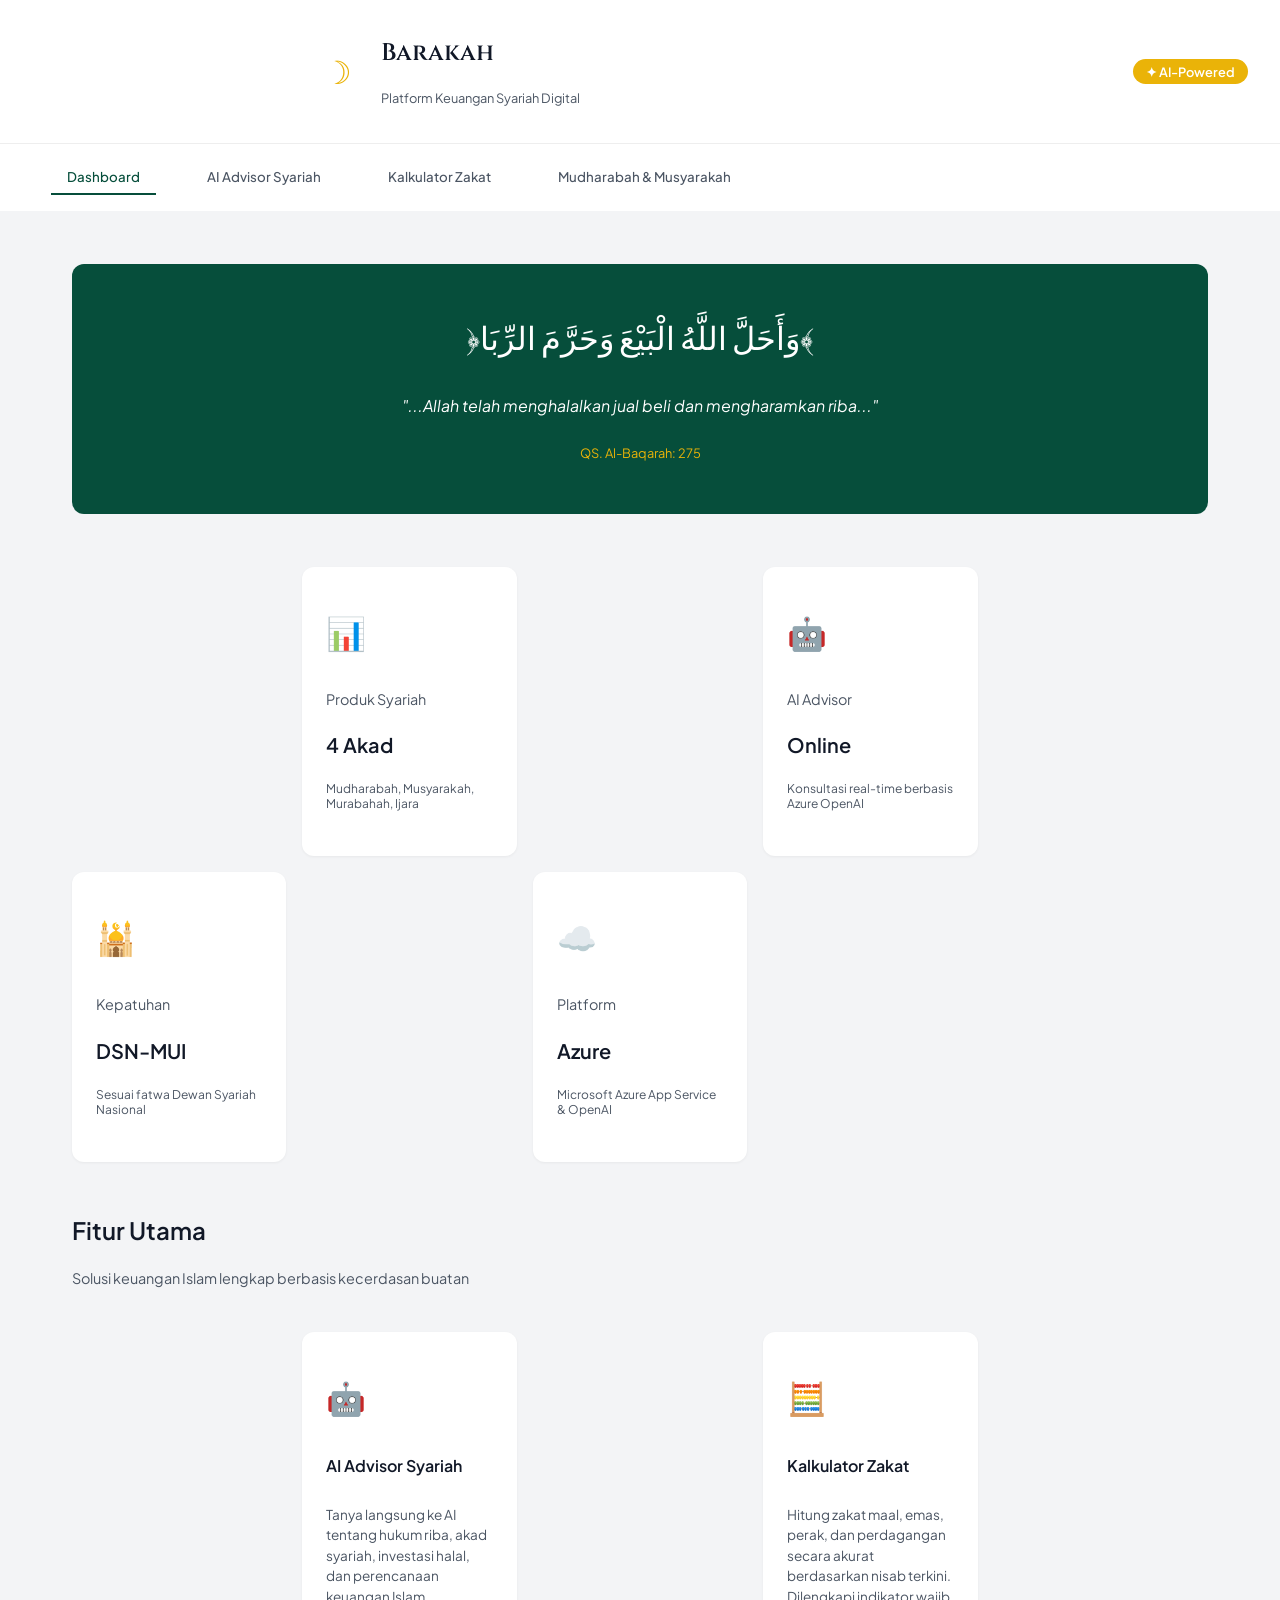
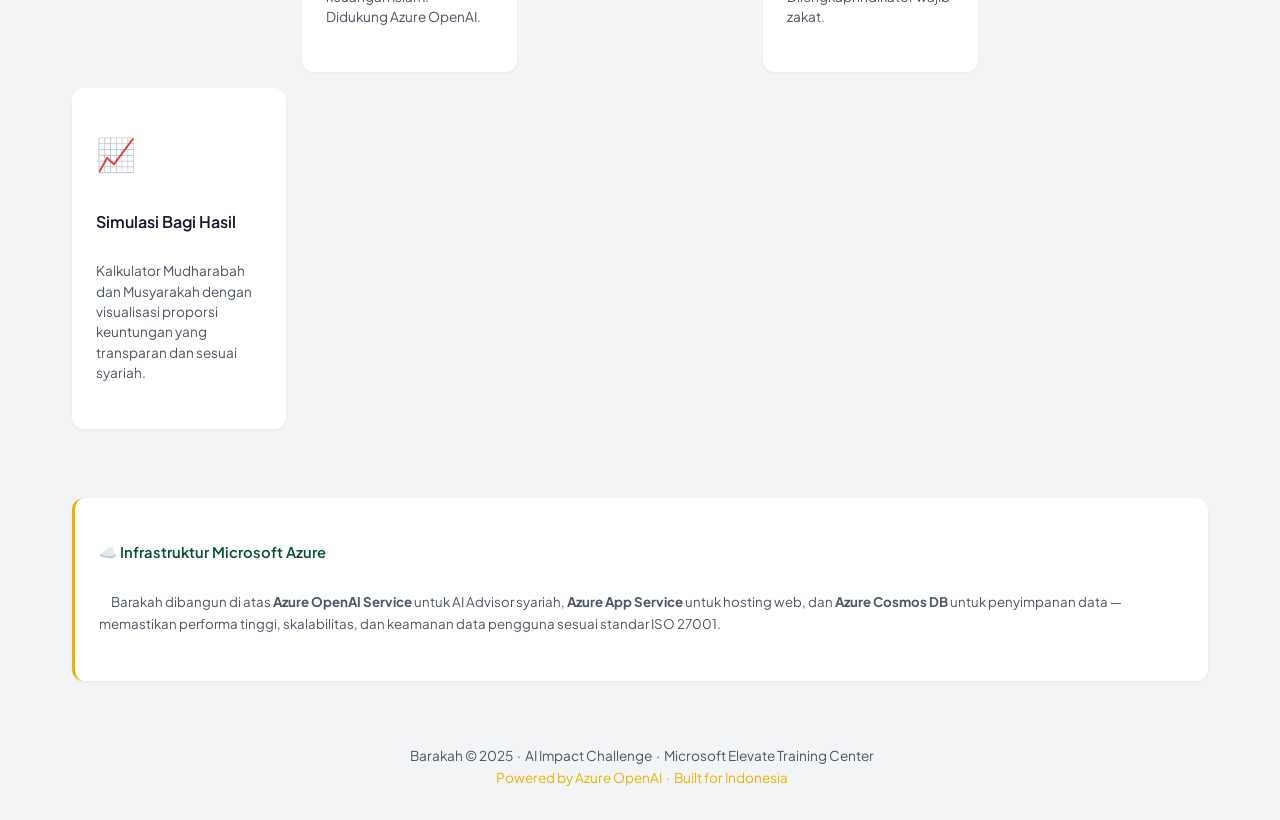
<file: index.html>
<!DOCTYPE html>
<html lang="id">
<head>
<meta charset="UTF-8">
<meta name="viewport" content="width=device-width, initial-scale=1.0">

<meta name="dicoding:email" content="sitepakee@gmail.com">

<title>Barakah — Platform Keuangan Syariah Digital</title>
<link rel="preconnect" href="https://fonts.googleapis.com">
<link href="https://fonts.googleapis.com/css2?family=Cinzel:wght@400;600&family=Plus+Jakarta+Sans:wght@300;400;500;600&display=swap" rel="stylesheet">
<link rel="stylesheet" href="style.css">
</head>
<body>

<header>
  <div class="logo">
    <div class="logo-sym">☽</div>
    <div>
      <div class="logo-txt">Barakah</div>
      <div class="logo-sub">Platform Keuangan Syariah Digital</div>
    </div>
  </div>
  <div class="hdr-badge">✦ AI-Powered</div>
</header>

<nav>
  <button class="nav-btn active" onclick="switchTab('dashboard',0)">Dashboard</button>
  <button class="nav-btn" onclick="switchTab('advisor',1)">AI Advisor Syariah</button>
  <button class="nav-btn" onclick="switchTab('zakat',2)">Kalkulator Zakat</button>
  <button class="nav-btn" onclick="switchTab('mudharabah',3)">Mudharabah &amp; Musyarakah</button>
</nav>

<main>

<div id="tab-dashboard" class="tab active">
  <div class="quote-card">
    <div class="q-arabic">﴿وَأَحَلَّ اللَّهُ الْبَيْعَ وَحَرَّمَ الرِّبَا﴾</div>
    <div class="q-trans">"...Allah telah menghalalkan jual beli dan mengharamkan riba..."</div>
    <div class="q-src">QS. Al-Baqarah: 275</div>
  </div>

  <div class="stat-grid">
    <div class="stat-card">
      <div class="stat-icon">📊</div>
      <div class="stat-lbl">Produk Syariah</div>
      <div class="stat-val">4 Akad</div>
      <div class="stat-note">Mudharabah, Musyarakah, Murabahah, Ijara</div>
    </div>
    <div class="stat-card">
      <div class="stat-icon">🤖</div>
      <div class="stat-lbl">AI Advisor</div>
      <div class="stat-val">Online</div>
      <div class="stat-note">Konsultasi real-time berbasis Azure OpenAI</div>
    </div>
    <div class="stat-card">
      <div class="stat-icon">🕌</div>
      <div class="stat-lbl">Kepatuhan</div>
      <div class="stat-val">DSN-MUI</div>
      <div class="stat-note">Sesuai fatwa Dewan Syariah Nasional</div>
    </div>
    <div class="stat-card">
      <div class="stat-icon">☁️</div>
      <div class="stat-lbl">Platform</div>
      <div class="stat-val">Azure</div>
      <div class="stat-note">Microsoft Azure App Service & OpenAI</div>
    </div>
  </div>

  <div class="stitle">Fitur Utama</div>
  <div class="ssub">Solusi keuangan Islam lengkap berbasis kecerdasan buatan</div>

  <div class="feat-grid">
    <div class="feat-card" onclick="switchTab('advisor',1)">
      <div class="feat-icon gr">🤖</div>
      <div class="feat-ttl">AI Advisor Syariah</div>
      <div class="feat-dsc">Tanya langsung ke AI tentang hukum riba, akad syariah, investasi halal, dan perencanaan keuangan Islam. Didukung Azure OpenAI.</div>
    </div>
    <div class="feat-card" onclick="switchTab('zakat',2)">
      <div class="feat-icon gd">🧮</div>
      <div class="feat-ttl">Kalkulator Zakat</div>
      <div class="feat-dsc">Hitung zakat maal, emas, perak, dan perdagangan secara akurat berdasarkan nisab terkini. Dilengkapi indikator wajib zakat.</div>
    </div>
    <div class="feat-card" onclick="switchTab('mudharabah',3)">
      <div class="feat-icon gr">📈</div>
      <div class="feat-ttl">Simulasi Bagi Hasil</div>
      <div class="feat-dsc">Kalkulator Mudharabah dan Musyarakah dengan visualisasi proporsi keuntungan yang transparan dan sesuai syariah.</div>
    </div>
  </div>

  <div class="card" style="margin-top:1rem;border-left:3px solid var(--au500)">
    <div style="font-weight:600;font-size:.92rem;color:var(--g800);margin-bottom:.5rem">☁️ Infrastruktur Microsoft Azure</div>
    <div style="font-size:.83rem;color:var(--t3);line-height:1.7">
      Barakah dibangun di atas <strong>Azure OpenAI Service</strong> untuk AI Advisor syariah, <strong>Azure App Service</strong> untuk hosting web, dan <strong>Azure Cosmos DB</strong> untuk penyimpanan data — memastikan performa tinggi, skalabilitas, dan keamanan data pengguna sesuai standar ISO 27001.
    </div>
  </div>
</div>

<div id="tab-advisor" class="tab">
  <div class="stitle">AI Advisor Syariah</div>
  <div class="ssub">Konsultasi keuangan Islam real-time dengan kecerdasan buatan</div>

  <div class="disc">⚠️ Informasi bersifat edukatif. Untuk keputusan penting, konsultasikan dengan ulama atau lembaga keuangan syariah terpercaya.</div>

  <div id="key-section" style="margin-bottom:1rem">
    <div class="key-notice">
      🔑 <span>Untuk deployment mandiri, masukkan API key Anthropic Anda</span>
      <button onclick="toggleKey()" style="margin-left:auto;border:none;background:none;cursor:pointer;color:var(--au800);font-size:.78rem;font-weight:600">Set Key</button>
    </div>
    <div id="key-form" style="display:none">
      <input type="password" id="key-inp" class="key-inp" placeholder="sk-ant-api03-...">
      <button onclick="saveKey()" style="margin-top:.5rem;padding:.45rem 1rem;background:var(--g800);color:#fff;border:none;border-radius:6px;cursor:pointer;font-size:.78rem">Simpan Key</button>
    </div>
  </div>

  <div class="chat-box">
    <div class="chat-hdr">
      <div class="chat-av">☽</div>
      <div>
        <div class="chat-name">Ustadz AI — Konsultan Keuangan Syariah</div>
        <div class="chat-st"><span class="sdot"></span>Online &amp; Siap Membantu</div>
      </div>
    </div>

    <div class="msgs" id="msgs">
      <div class="msg bot">
        <div class="mav">☽</div>
        <div class="bubble">
          Assalamu'alaikum warahmatullahi wabarakatuh 🌙<br><br>
          Saya AI Advisor Syariah, siap membantu memahami keuangan Islam. Saya bisa membantu tentang:<br><br>
          • Hukum riba dan alternatif halal-nya<br>
          • Akad syariah: mudharabah, musyarakah, murabahah, ijara<br>
          • Investasi halal: sukuk, reksa dana syariah, emas<br>
          • Cara menghitung zakat maal, emas, perdagangan<br>
          • Perencanaan keuangan Islami<br><br>
          Silakan ajukan pertanyaan Anda. Barakallahu fiikum! ✨
        </div>
      </div>
    </div>

    <div class="qqbar">
      <button class="qq" onclick="askQ('Apa itu riba dan kenapa diharamkan dalam Islam?')">Apa itu riba?</button>
      <button class="qq" onclick="askQ('Jelaskan akad mudharabah secara detail')">Akad Mudharabah</button>
      <button class="qq" onclick="askQ('Bagaimana cara investasi saham secara syariah?')">Saham Syariah</button>
      <button class="qq" onclick="askQ('Bagaimana cara menghitung zakat tabungan saya?')">Zakat Tabungan</button>
      <button class="qq" onclick="askQ('Apa perbedaan utama bank syariah dan bank konvensional?')">Bank Syariah</button>
    </div>

    <div class="chat-inp-area">
      <textarea class="chat-inp" id="cinp" placeholder="Tanyakan tentang keuangan syariah..." onkeydown="handleKey(event)" rows="1"></textarea>
      <button class="btn-send" id="bsend" onclick="sendMsg()">Kirim →</button>
    </div>
  </div>
</div>

<div id="tab-zakat" class="tab">
  <div class="stitle">Kalkulator Zakat</div>
  <div class="ssub">Hitung kewajiban zakat sesuai nisab dan haul Hijriah</div>

  <div class="card">
    <div class="fgrp">
      <label>Jenis Zakat</label>
      <select id="ztype" onchange="updateZForm()">
        <option value="maal">Zakat Maal (Tabungan / Uang)</option>
        <option value="emas">Zakat Emas</option>
        <option value="perak">Zakat Perak</option>
        <option value="dagang">Zakat Perdagangan</option>
      </select>
    </div>

    <div id="zmaal">
      <div class="fgrid">
        <div class="fgrp"><label>Total Tabungan (Rp)</label><input type="number" id="z-tab" value="50000000" min="0"></div>
        <div class="fgrp"><label>Total Utang (Rp)</label><input type="number" id="z-utang" value="0" min="0"></div>
      </div>
      <div class="fgrp"><label>Harga Emas Saat Ini (Rp/gram)</label><input type="number" id="z-hemas" value="1500000" min="1"></div>
    </div>

    <div id="zemas" style="display:none">
      <div class="fgrid">
        <div class="fgrp"><label>Berat Emas (gram)</label><input type="number" id="z-gems" value="100" min="0"></div>
        <div class="fgrp"><label>Harga Emas (Rp/gram)</label><input type="number" id="z-hemas2" value="1500000" min="1"></div>
      </div>
    </div>

    <div id="zperak" style="display:none">
      <div class="fgrid">
        <div class="fgrp"><label>Berat Perak (gram)</label><input type="number" id="z-gperak" value="600" min="0"></div>
        <div class="fgrp"><label>Harga Perak (Rp/gram)</label><input type="number" id="z-hperak" value="15000" min="1"></div>
      </div>
    </div>

    <div id="zdagang" style="display:none">
      <div class="fgrid">
        <div class="fgrp"><label>Nilai Aset Dagang (Rp)</label><input type="number" id="z-aset" value="100000000" min="0"></div>
        <div class="fgrp"><label>Piutang Tertagih (Rp)</label><input type="number" id="z-piu" value="0" min="0"></div>
      </div>
      <div class="fgrp"><label>Utang Dagang (Rp)</label><input type="number" id="z-ud" value="0" min="0"></div>
    </div>

    <button class="btn-pri" onclick="hitungZakat()">Hitung Zakat →</button>

    <div class="res-box" id="zres">
      <div class="res-ttl">Hasil Perhitungan Zakat</div>
      <div id="zrows"></div>
      <div class="rtotal">
        <div class="rtot-lbl">Zakat yang Harus Dibayar</div>
        <div class="rtot-val" id="zamount">Rp 0</div>
      </div>
      <div id="zstatus"></div>
      <div style="margin-top:1rem">
        <div style="font-size:.72rem;color:var(--t3);margin-bottom:.35rem">Persentase harta terhadap nisab</div>
        <div class="prog-wrap"><div class="prog-fill" id="zprog" style="width:0%"></div></div>
      </div>
      </div>
  </div>

  <div class="info-card">
    <div class="info-ttl">📌 Ketentuan Nisab &amp; Tarif Zakat</div>
    <div class="info-body">
      • <strong>Nisab Emas:</strong> 85 gram emas murni (24 karat)<br>
      • <strong>Nisab Perak:</strong> 595 gram perak murni<br>
      • <strong>Nisab Uang/Tabungan:</strong> Setara nilai 85 gram emas<br>
      • <strong>Haul:</strong> Kepemilikan harta sudah genap 1 tahun Hijriah<br>
      • <strong>Tarif Zakat Maal:</strong> 2,5% dari total harta bersih<br>
      • <strong>Dasar Hukum:</strong> QS. At-Taubah: 103 &amp; Fatwa DSN-MUI
    </div>
  </div>
</div>

<div id="tab-mudharabah" class="tab">
  <div class="stitle">Kalkulator Mudharabah &amp; Musyarakah</div>
  <div class="ssub">Simulasi bagi hasil investasi syariah secara transparan</div>

  <div class="card">
    <div class="fgrp">
      <label>Jenis Akad Syariah</label>
      <select id="akad" onchange="updateAkad()">
        <option value="mudharabah">Mudharabah — Modal + Keahlian</option>
        <option value="musyarakah">Musyarakah — Patungan Modal</option>
      </select>
    </div>

    <div id="mform">
      <div class="tip-box">💡 <strong>Mudharabah:</strong> Shahibul Maal (pemilik dana) menyediakan seluruh modal, Mudharib (pengelola) menyediakan keahlian. Keuntungan dibagi sesuai nisbah yang disepakati. Kerugian usaha ditanggung Shahibul Maal selama bukan karena kelalaian Mudharib.</div>
      <div class="fgrid">
        <div class="fgrp"><label>Modal Investasi (Rp)</label><input type="number" id="m-modal" value="100000000" min="1"></div>
        <div class="fgrp"><label>Jangka Waktu (Bulan)</label><input type="number" id="m-wkt" value="12" min="1"></div>
      </div>
      <div class="fgrid">
        <div class="fgrp"><label>Nisbah Shahibul Maal (%)</label><input type="number" id="m-nsm" value="60" min="1" max="99" onchange="syncN('sm')"></div>
        <div class="fgrp"><label>Nisbah Mudharib (%)</label><input type="number" id="m-nmb" value="40" min="1" max="99" onchange="syncN('mb')"></div>
      </div>
      <div class="fgrp"><label>Estimasi Keuntungan Usaha (Rp)</label><input type="number" id="m-profit" value="15000000" min="0"></div>
    </div>

    <div id="msform" style="display:none">
      <div class="tip-box">💡 <strong>Musyarakah:</strong> Kedua pihak menyertakan modal dalam usaha bersama. Keuntungan dan kerugian dibagi proporsional sesuai porsi modal atau sesuai kesepakatan bersama.</div>
      <div class="fgrid">
        <div class="fgrp"><label>Modal Pihak A (Rp)</label><input type="number" id="ms-a" value="60000000" min="0"></div>
        <div class="fgrp"><label>Modal Pihak B (Rp)</label><input type="number" id="ms-b" value="40000000" min="0"></div>
      </div>
      <div class="fgrid">
        <div class="fgrp"><label>Jangka Waktu (Bulan)</label><input type="number" id="ms-wkt" value="12" min="1"></div>
        <div class="fgrp"><label>Estimasi Keuntungan (Rp)</label><input type="number" id="ms-profit" value="20000000" min="0"></div>
      </div>
    </div>

    <button class="btn-pri" onclick="hitungBH()">Hitung Bagi Hasil →</button>

    <div class="res-box" id="bhres">
      <div class="res-ttl">Simulasi Bagi Hasil</div>
      <div id="bhrows"></div>
      <div style="margin-top:1rem">
        <div style="display:flex;justify-content:space-between;font-size:.72rem;color:var(--t3);margin-bottom:6px">
          <span id="lbl-a">Shahibul Maal</span><span id="lbl-b">Mudharib</span>
        </div>
        <div style="display:flex;height:14px;border-radius:100px;overflow:hidden;gap:2px">
          <div id="bar-a" style="background:var(--g600);transition:width .6s;width:60%"></div>
          <div id="bar-b" style="background:var(--au500);transition:width .6s;width:40%"></div>
        </div>
        <div style="display:flex;justify-content:space-between;margin-top:.6rem">
          <div>
            <div style="font-size:.72rem;color:var(--t3)" id="sub-a">Bagian Shahibul Maal</div>
            <div style="font-weight:600;color:var(--g800);font-size:1rem" id="pa">Rp 0</div>
          </div>
          <div style="text-align:right">
            <div style="font-size:.72rem;color:var(--t3)" id="sub-b">Bagian Mudharib</div>
            <div style="font-weight:600;color:var(--au700);font-size:1rem" id="pb">Rp 0</div>
          </div>
        </div>
      </div>
    </div>
  </div>

  <div class="info-card">
    <div class="info-ttl">📖 Referensi Hukum &amp; Fatwa</div>
    <div class="info-body">
      • Fatwa DSN-MUI No. 02/DSN-MUI/IV/2000 — Tabungan Mudharabah<br>
      • Fatwa DSN-MUI No. 08/DSN-MUI/IV/2000 — Pembiayaan Musyarakah<br>
      • PSAK 105 — Standar Akuntansi Mudharabah<br>
      • PSAK 106 — Standar Akuntansi Musyarakah<br>
      • UU No. 21 Tahun 2008 tentang Perbankan Syariah
    </div>
  </div>
</div>

</main>

<footer>
  Barakah &copy; 2025 &nbsp;·&nbsp; AI Impact Challenge &nbsp;·&nbsp; Microsoft Elevate Training Center<br>
  <span style="color:var(--au500)">Powered by Azure OpenAI &nbsp;·&nbsp; Built for Indonesia</span>
</footer>

<script src="script.js"></script>
</body>
</html>
</file>
<file: style.css>
:root {
  --g800: #064e3b;  /* Hijau Gelap */
  --g600: #059669;  /* Hijau Sedang */
  --g100: #d1fae5;  /* Hijau Terang */
  --au800: #713f12; /* Emas Gelap */
  --au700: #a16207; 
  --au500: #eab308; /* Emas Terang */
  --t1: #111827;    /* Teks Utama */
  --t3: #4b5563;    /* Teks Sekunder */
  --bg: #f3f4f6;    /* Background Aplikasi */
}

* {
  box-sizing: border-box;
}

body {
  font-family: 'Plus Jakarta Sans', sans-serif;
  background: var(--bg);
  margin: 0;
  color: var(--t1);
}

/* Header & Navigasi */
header {
  display: flex;
  justify-content: space-between;
  padding: 1rem 2rem;
  background: #fff;
  box-shadow: 0 1px 3px rgba(0,0,0,0.1);
}

.logo {
  display: flex;
  align-items: center;
  gap: 10px;
}

.logo-sym {
  font-size: 2rem;
  color: var(--au500);
}

.logo-txt {
  font-family: 'Cinzel', serif;
  font-size: 1.5rem;
  font-weight: 600;
}

.logo-sub {
  font-size: 0.8rem;
  color: var(--t3);
}

.hdr-badge {
  background: var(--au500);
  color: #fff;
  padding: 0.3rem 0.8rem;
  border-radius: 20px;
  font-size: 0.8rem;
  font-weight: 600;
  height: fit-content;
  margin-top: auto;
  margin-bottom: auto;
}

nav {
  display: flex;
  gap: 1rem;
  padding: 1rem 2rem;
  background: #fff;
  border-top: 1px solid #eee;
  overflow-x: auto;
}

.nav-btn {
  background: none;
  border: none;
  padding: 0.5rem 1rem;
  cursor: pointer;
  font-family: inherit;
  font-weight: 500;
  color: var(--t3);
  border-bottom: 2px solid transparent;
  white-space: nowrap;
}

.nav-btn.active {
  color: var(--g800);
  border-bottom: 2px solid var(--g800);
}

/* Layout Utama */
main {
  padding: 2rem;
  max-width: 1200px;
  margin: 0 auto;
}

.tab {
  display: none;
}

.tab.active {
  display: block;
  animation: fadeIn 0.3s;
}

@keyframes fadeIn {
  from { opacity: 0; }
  to { opacity: 1; }
}

/* Komponen Card & Grid */
.quote-card {
  background: var(--g800);
  color: #fff;
  padding: 2rem;
  border-radius: 12px;
  text-align: center;
  margin-bottom: 2rem;
}

.q-arabic { font-size: 2rem; margin-bottom: 1rem; }
.q-trans { font-style: italic; margin-bottom: 0.5rem; }
.q-src { font-size: 0.8rem; color: var(--au500); }

.stat-grid, .feat-grid, .fgrid {
  display: grid;
  grid-template-columns: repeat(auto-fit, minmax(200px, 1fr));
  gap: 1rem;
  margin-bottom: 2rem;
}

.fgrid {
  margin-bottom: 0;
}

.stat-card, .feat-card, .card {
  background: #fff;
  padding: 1.5rem;
  border-radius: 12px;
  box-shadow: 0 1px 3px rgba(0,0,0,0.05);
}

.feat-card {
  cursor: pointer;
  transition: transform 0.2s;
}

.feat-card:hover {
  transform: translateY(-5px);
}

.stat-icon, .feat-icon { font-size: 2rem; margin-bottom: 1rem; }
.stat-lbl { font-size: 0.9rem; color: var(--t3); }
.stat-val { font-size: 1.25rem; font-weight: 600; margin: 0.2rem 0; }
.stat-note { font-size: 0.75rem; color: var(--t3); }

.feat-ttl { font-weight: 600; margin-bottom: 0.5rem; }
.feat-dsc { font-size: 0.85rem; color: var(--t3); line-height: 1.5; }

/* Tipografi */
.stitle { font-size: 1.5rem; font-weight: 600; margin-bottom: 0.2rem; }
.ssub { color: var(--t3); margin-bottom: 1.5rem; font-size: 0.9rem; }

/* Form Elements */
.fgrp {
  margin-bottom: 1rem;
  display: flex;
  flex-direction: column;
}

.fgrp label {
  font-size: 0.85rem;
  font-weight: 500;
  margin-bottom: 0.4rem;
  color: var(--t1);
}

.fgrp input, .fgrp select {
  padding: 0.7rem;
  border: 1px solid #ccc;
  border-radius: 6px;
  font-family: inherit;
}

.btn-pri {
  background: var(--g800);
  color: #fff;
  border: none;
  padding: 0.8rem 1.5rem;
  border-radius: 6px;
  cursor: pointer;
  font-weight: 600;
  width: 100%;
}

.res-box {
  background: var(--g100);
  padding: 1.5rem;
  border-radius: 8px;
  margin-top: 1.5rem;
  border: 1px solid var(--g600);
}

.res-ttl { font-weight: 600; color: var(--g800); margin-bottom: 1rem; }
.rtotal {
  display: flex;
  justify-content: space-between;
  align-items: center;
  border-top: 1px solid rgba(0,0,0,0.1);
  padding-top: 1rem;
  margin-top: 1rem;
}
.rtot-lbl { font-weight: 600; }
.rtot-val { font-size: 1.5rem; font-weight: 600; color: var(--g800); }

.prog-wrap { width: 100%; background: #e5e7eb; height: 8px; border-radius: 4px; overflow: hidden; }
.prog-fill { height: 100%; background: var(--g600); }

.info-card {
  background: #fff;
  padding: 1.5rem;
  border-radius: 12px;
  margin-top: 1.5rem;
  border-left: 4px solid var(--au500);
}
.info-ttl { font-weight: 600; margin-bottom: 0.5rem; }
.info-body { font-size: 0.85rem; color: var(--t3); line-height: 1.6; }

.tip-box {
  background: #fffbeb;
  color: #92400e;
  padding: 1rem;
  border-radius: 8px;
  margin-bottom: 1rem;
  font-size: 0.85rem;
  border: 1px solid #fde68a;
}

/* Chat AI Advisor */
.chat-box {
  background: #fff;
  border-radius: 12px;
  overflow: hidden;
  box-shadow: 0 1px 3px rgba(0,0,0,0.05);
  display: flex;
  flex-direction: column;
  height: 500px;
}

.chat-hdr { background: var(--g800); color: #fff; padding: 1rem; display: flex; align-items: center; gap: 10px; }
.chat-av { background: rgba(255,255,255,0.2); width: 40px; height: 40px; border-radius: 50%; display: flex; align-items: center; justify-content: center; font-size: 1.2rem; }
.chat-name { font-weight: 600; font-size: 0.95rem; }
.chat-st { font-size: 0.75rem; display: flex; align-items: center; gap: 5px; opacity: 0.8; }
.sdot { width: 8px; height: 8px; background: #10b981; border-radius: 50%; display: inline-block; }

.msgs { flex: 1; padding: 1.5rem; overflow-y: auto; display: flex; flex-direction: column; gap: 1rem; background: #f9fafb; }
.msg { display: flex; gap: 10px; max-width: 85%; }
.msg.bot { align-self: flex-start; }
.msg.user { align-self: flex-end; flex-direction: row-reverse; }
.mav { background: var(--g800); color: #fff; width: 32px; height: 32px; border-radius: 50%; display: flex; align-items: center; justify-content: center; font-size: 0.9rem; flex-shrink: 0; }
.bubble { background: #fff; padding: 1rem; border-radius: 12px; box-shadow: 0 1px 2px rgba(0,0,0,0.05); font-size: 0.9rem; line-height: 1.5; color: var(--t1); border: 1px solid #eee; }
.msg.user .bubble { background: var(--g100); border-color: var(--g600); }

.qqbar { padding: 0.5rem 1rem; display: flex; gap: 0.5rem; overflow-x: auto; border-top: 1px solid #eee; background: #fff; }
.qq { background: #f3f4f6; border: 1px solid #e5e7eb; padding: 0.4rem 0.8rem; border-radius: 20px; font-size: 0.8rem; cursor: pointer; white-space: nowrap; color: var(--t3); }
.qq:hover { background: #e5e7eb; }

.chat-inp-area { display: flex; padding: 1rem; background: #fff; border-top: 1px solid #eee; gap: 0.5rem; }
.chat-inp { flex: 1; border: 1px solid #ccc; border-radius: 20px; padding: 0.6rem 1rem; font-family: inherit; resize: none; overflow: hidden; outline: none; }
.btn-send { background: var(--g800); color: #fff; border: none; padding: 0 1.2rem; border-radius: 20px; cursor: pointer; font-weight: 600; font-size: 0.9rem; }

.disc { background: #fff3cd; color: #856404; padding: 0.8rem; border-radius: 8px; font-size: 0.85rem; margin-bottom: 1rem; border: 1px solid #ffeeba; }
.key-notice { background: #e0f2fe; color: #075985; padding: 0.8rem; border-radius: 8px; font-size: 0.85rem; display: flex; align-items: center; border: 1px solid #bae6fd; }
.key-inp { width: 100%; padding: 0.6rem; border: 1px solid #ccc; border-radius: 6px; font-family: inherit; margin-top: 0.5rem; }

footer { text-align: center; padding: 2rem; color: var(--t3); font-size: 0.85rem; line-height: 1.6; }
</file>
